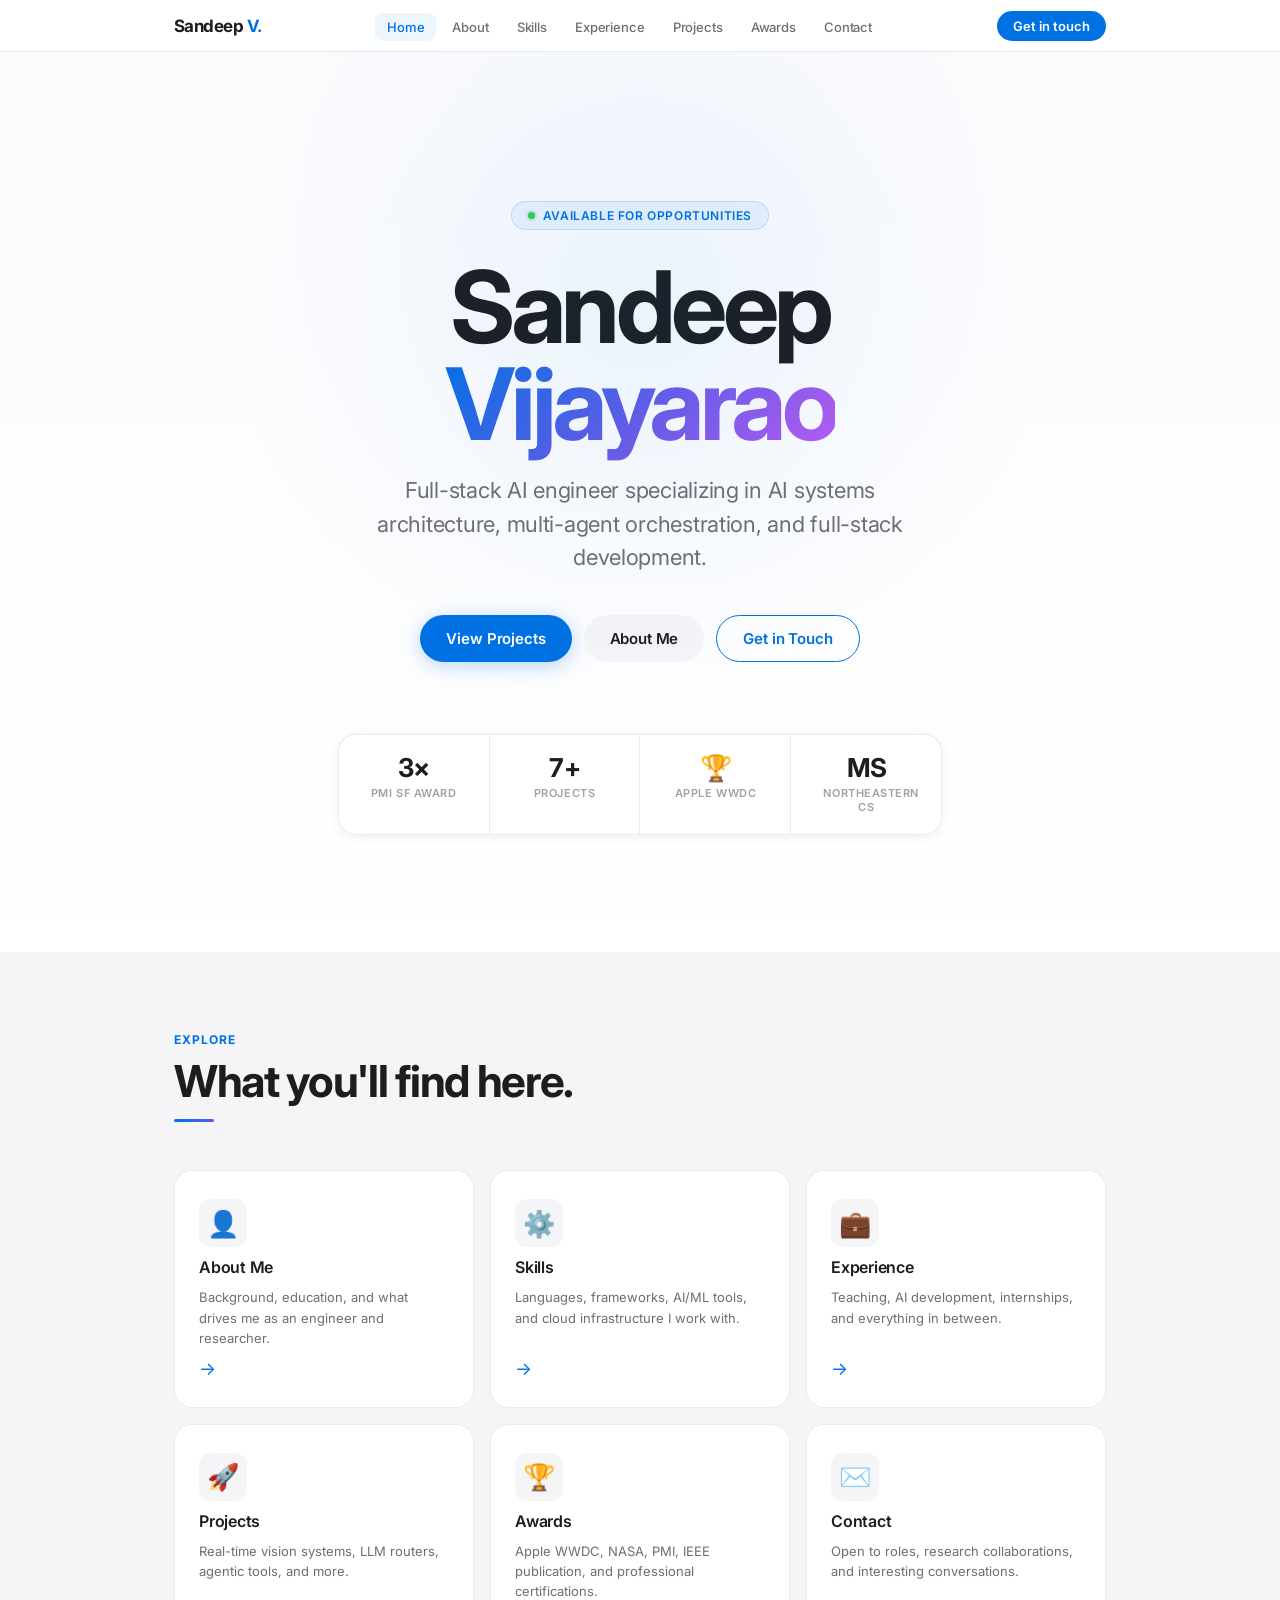
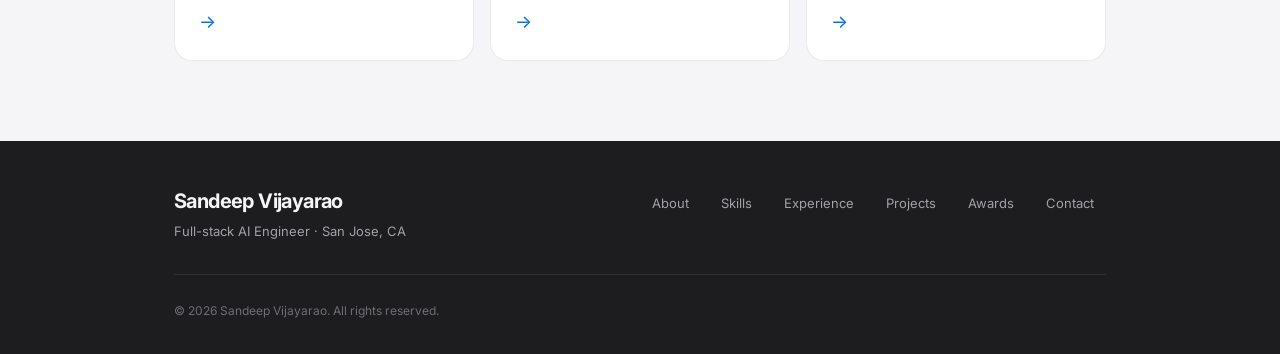
<file: index.html>
<!DOCTYPE html>
<html lang="en">
<head>
  <meta charset="UTF-8" />
  <meta name="viewport" content="width=device-width, initial-scale=1.0" />
  <title>Sandeep Vijayarao — AI Engineer</title>
  <meta name="description" content="Full-stack AI engineer specializing in AI systems architecture, multi-agent orchestration, and full-stack development. MS CS at Northeastern University." />
  <link rel="preconnect" href="https://fonts.googleapis.com" />
  <link rel="preconnect" href="https://fonts.gstatic.com" crossorigin />
  <link href="https://fonts.googleapis.com/css2?family=Inter:wght@300;400;500;600;700&display=swap" rel="stylesheet" />
  <link rel="stylesheet" href="style.css" />
</head>
<body>

  <!-- NAV -->
  <header class="nav" role="banner">
    <div class="nav__inner">
      <a class="nav__logo" href="index.html">Sandeep <span>V.</span></a>
      <nav aria-label="Primary">
        <ul class="nav__links">
          <li><a href="index.html">Home</a></li>
          <li><a href="about.html">About</a></li>
          <li><a href="skills.html">Skills</a></li>
          <li><a href="experience.html">Experience</a></li>
          <li><a href="projects.html">Projects</a></li>
          <li><a href="awards.html">Awards</a></li>
          <li><a href="contact.html">Contact</a></li>
        </ul>
      </nav>
      <a class="nav__cta" href="contact.html">Get in touch</a>
      <button class="nav__burger" aria-label="Toggle menu" aria-expanded="false">
        <span></span><span></span><span></span>
      </button>
    </div>
    <nav class="nav__drawer" aria-label="Mobile">
      <a href="index.html">Home</a>
      <a href="about.html">About</a>
      <a href="skills.html">Skills</a>
      <a href="experience.html">Experience</a>
      <a href="projects.html">Projects</a>
      <a href="awards.html">Awards</a>
      <a href="contact.html">Contact</a>
      <a class="nav__cta" href="contact.html">Get in touch</a>
    </nav>
  </header>

  <!-- HERO -->
  <main class="page">
    <section class="hero" aria-label="Introduction">
      <div class="hero__badge">
        <span class="hero__badge-dot"></span>
        Available for opportunities
      </div>
      <h1 class="hero__name">
        Sandeep<br />
        <span class="hero__name-grad">Vijayarao</span>
      </h1>
      <p class="hero__subtitle">
        Full-stack AI engineer specializing in AI systems architecture,
        multi-agent orchestration, and full-stack development.
      </p>
      <div class="hero__actions">
        <a class="btn btn--primary" href="projects.html">View Projects</a>
        <a class="btn btn--secondary" href="about.html">About Me</a>
        <a class="btn btn--outline" href="contact.html">Get in Touch</a>
      </div>
      <div class="hero__stats" role="list">
        <div class="hero__stat" role="listitem">
          <div class="hero__stat-value">3×</div>
          <div class="hero__stat-label">PMI SF Award</div>
        </div>
        <div class="hero__stat" role="listitem">
          <div class="hero__stat-value">7+</div>
          <div class="hero__stat-label">Projects</div>
        </div>
        <div class="hero__stat" role="listitem">
          <div class="hero__stat-value">🏆</div>
          <div class="hero__stat-label">Apple WWDC</div>
        </div>
        <div class="hero__stat" role="listitem">
          <div class="hero__stat-value">MS</div>
          <div class="hero__stat-label">Northeastern CS</div>
        </div>
      </div>
    </section>

    <!-- QUICK NAV -->
    <section class="section section--alt">
      <div class="container">
        <div class="reveal">
          <p class="section__label">Explore</p>
          <h2 class="section__title">What you'll find here.</h2>
          <div class="divider"></div>
        </div>
        <div class="home-nav reveal-group">
          <a class="home-nav__card" href="about.html">
            <div class="home-nav__icon">👤</div>
            <div class="home-nav__title">About Me</div>
            <p class="home-nav__desc">Background, education, and what drives me as an engineer and researcher.</p>
            <div class="home-nav__arrow">→</div>
          </a>
          <a class="home-nav__card" href="skills.html">
            <div class="home-nav__icon">⚙️</div>
            <div class="home-nav__title">Skills</div>
            <p class="home-nav__desc">Languages, frameworks, AI/ML tools, and cloud infrastructure I work with.</p>
            <div class="home-nav__arrow">→</div>
          </a>
          <a class="home-nav__card" href="experience.html">
            <div class="home-nav__icon">💼</div>
            <div class="home-nav__title">Experience</div>
            <p class="home-nav__desc">Teaching, AI development, internships, and everything in between.</p>
            <div class="home-nav__arrow">→</div>
          </a>
          <a class="home-nav__card" href="projects.html">
            <div class="home-nav__icon">🚀</div>
            <div class="home-nav__title">Projects</div>
            <p class="home-nav__desc">Real-time vision systems, LLM routers, agentic tools, and more.</p>
            <div class="home-nav__arrow">→</div>
          </a>
          <a class="home-nav__card" href="awards.html">
            <div class="home-nav__icon">🏆</div>
            <div class="home-nav__title">Awards</div>
            <p class="home-nav__desc">Apple WWDC, NASA, PMI, IEEE publication, and professional certifications.</p>
            <div class="home-nav__arrow">→</div>
          </a>
          <a class="home-nav__card" href="contact.html">
            <div class="home-nav__icon">✉️</div>
            <div class="home-nav__title">Contact</div>
            <p class="home-nav__desc">Open to roles, research collaborations, and interesting conversations.</p>
            <div class="home-nav__arrow">→</div>
          </a>
        </div>
      </div>
    </section>
  </main>

  <!-- FOOTER -->
  <footer class="footer">
    <div class="container">
      <div class="footer__inner">
        <div>
          <div class="footer__brand">Sandeep Vijayarao</div>
          <div class="footer__tagline">Full-stack AI Engineer &middot; San Jose, CA</div>
        </div>
        <nav class="footer__links" aria-label="Footer">
          <a href="about.html">About</a>
          <a href="skills.html">Skills</a>
          <a href="experience.html">Experience</a>
          <a href="projects.html">Projects</a>
          <a href="awards.html">Awards</a>
          <a href="contact.html">Contact</a>
        </nav>
      </div>
      <div class="footer__copy">&copy; 2026 Sandeep Vijayarao. All rights reserved.</div>
    </div>
  </footer>

  <script src="main.js"></script>
</body>
</html>
</file>
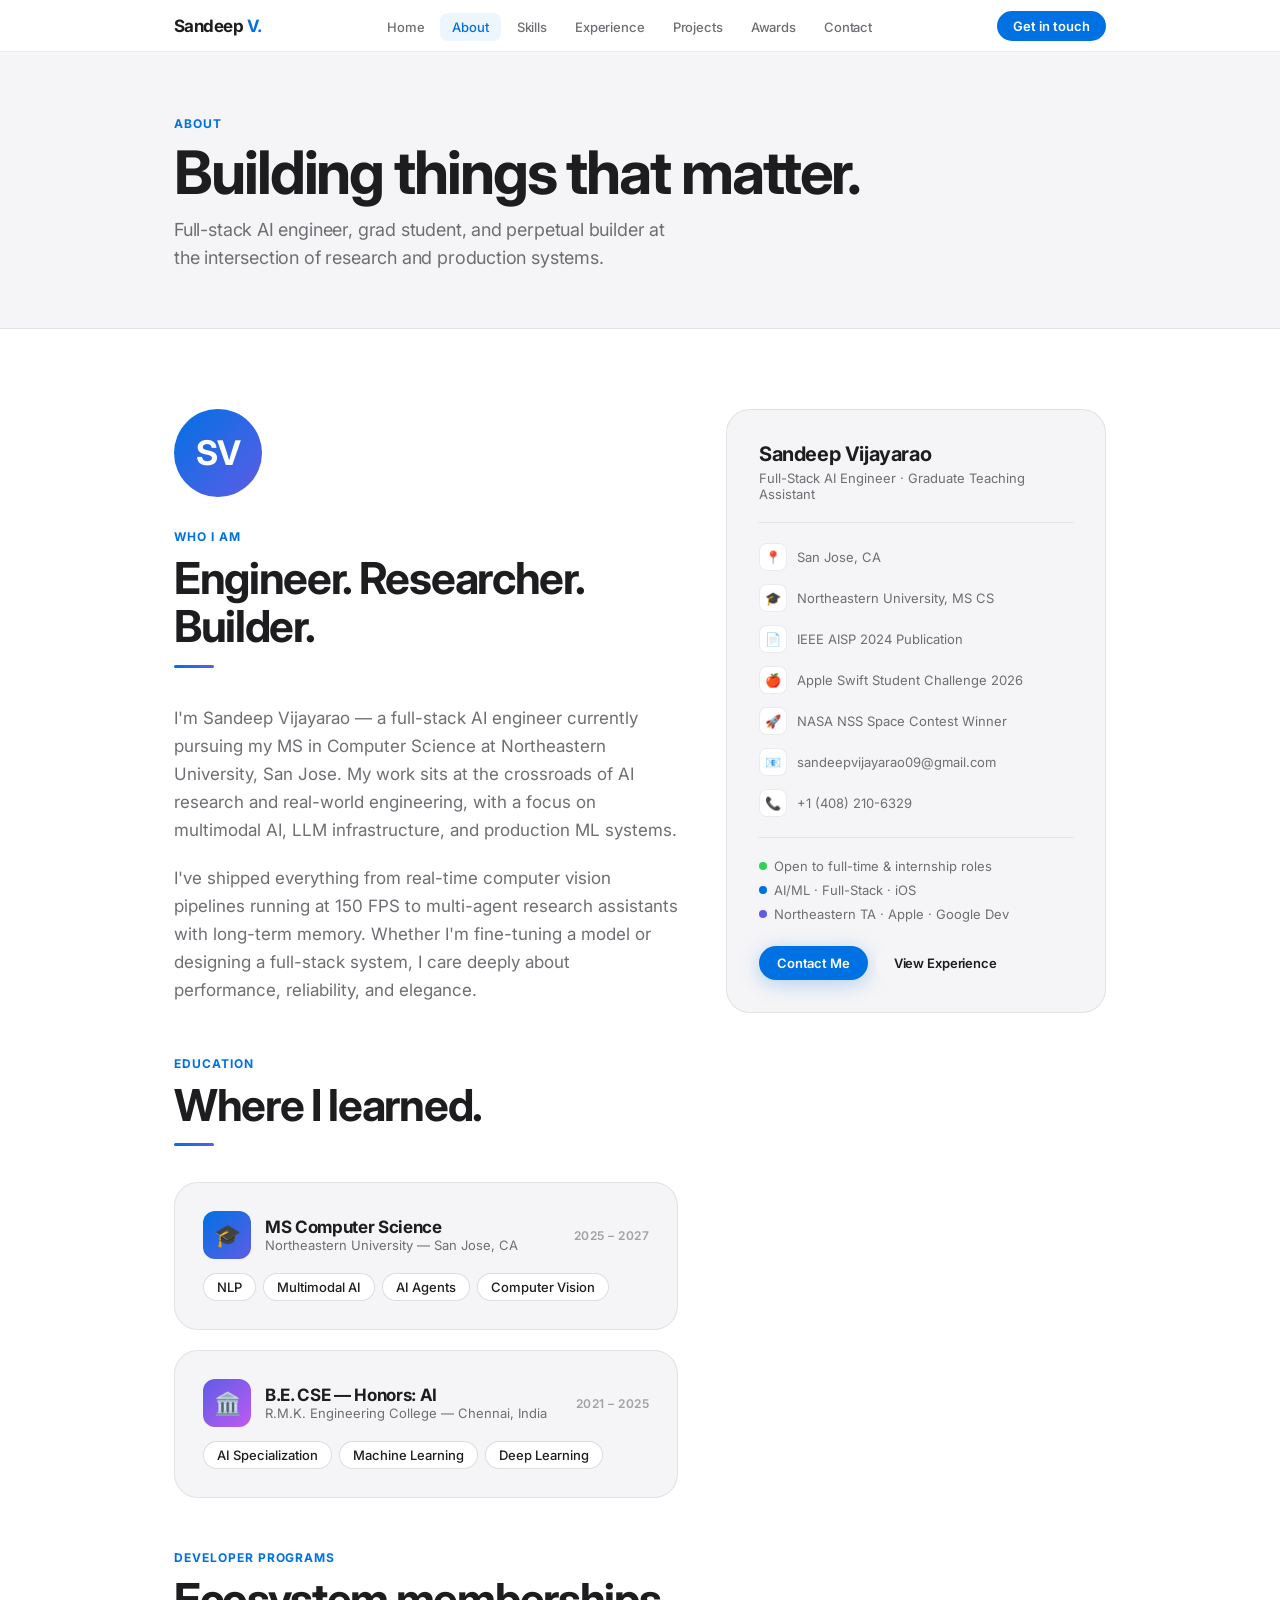
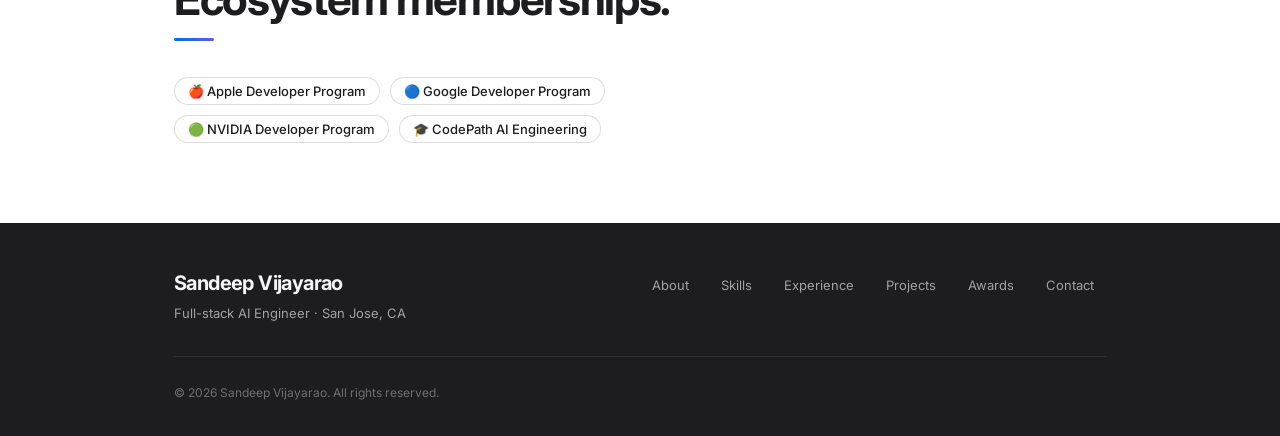
<file: about.html>
<!DOCTYPE html>
<html lang="en">
<head>
  <meta charset="UTF-8" />
  <meta name="viewport" content="width=device-width, initial-scale=1.0" />
  <title>About — Sandeep Vijayarao</title>
  <meta name="description" content="Learn about Sandeep Vijayarao — full-stack AI engineer, MS Computer Science student at Northeastern University, Apple Swift Student Challenge winner." />
  <link rel="preconnect" href="https://fonts.googleapis.com" />
  <link rel="preconnect" href="https://fonts.gstatic.com" crossorigin />
  <link href="https://fonts.googleapis.com/css2?family=Inter:wght@300;400;500;600;700&display=swap" rel="stylesheet" />
  <link rel="stylesheet" href="style.css" />
</head>
<body>

  <header class="nav">
    <div class="nav__inner">
      <a class="nav__logo" href="index.html">Sandeep <span>V.</span></a>
      <nav aria-label="Primary">
        <ul class="nav__links">
          <li><a href="index.html">Home</a></li>
          <li><a href="about.html">About</a></li>
          <li><a href="skills.html">Skills</a></li>
          <li><a href="experience.html">Experience</a></li>
          <li><a href="projects.html">Projects</a></li>
          <li><a href="awards.html">Awards</a></li>
          <li><a href="contact.html">Contact</a></li>
        </ul>
      </nav>
      <a class="nav__cta" href="contact.html">Get in touch</a>
      <button class="nav__burger" aria-label="Toggle menu" aria-expanded="false">
        <span></span><span></span><span></span>
      </button>
    </div>
    <nav class="nav__drawer" aria-label="Mobile">
      <a href="index.html">Home</a>
      <a href="about.html">About</a>
      <a href="skills.html">Skills</a>
      <a href="experience.html">Experience</a>
      <a href="projects.html">Projects</a>
      <a href="awards.html">Awards</a>
      <a href="contact.html">Contact</a>
      <a class="nav__cta" href="contact.html">Get in touch</a>
    </nav>
  </header>

  <main class="page">
    <div class="page-hero">
      <div class="container">
        <p class="page-hero__eyebrow">About</p>
        <h1 class="page-hero__title">Building things that matter.</h1>
        <p class="page-hero__sub">Full-stack AI engineer, grad student, and perpetual builder at the intersection of research and production systems.</p>
      </div>
    </div>

    <section class="section">
      <div class="container">
        <div class="about-grid">

          <!-- Left: content -->
          <div>
            <div class="reveal">
              <div class="about-avatar-wrap">
                <div class="about-avatar">SV</div>
              </div>
              <p class="section__label">Who I am</p>
              <h2 class="section__title">Engineer. Researcher. Builder.</h2>
              <div class="divider"></div>
              <p class="section__body">
                I'm Sandeep Vijayarao — a full-stack AI engineer currently pursuing my MS in Computer Science at Northeastern University, San Jose. My work sits at the crossroads of AI research and real-world engineering, with a focus on multimodal AI, LLM infrastructure, and production ML systems.
              </p>
              <br />
              <p class="section__body">
                I've shipped everything from real-time computer vision pipelines running at 150 FPS to multi-agent research assistants with long-term memory. Whether I'm fine-tuning a model or designing a full-stack system, I care deeply about performance, reliability, and elegance.
              </p>
            </div>

            <div class="reveal" style="margin-top: 52px;">
              <p class="section__label">Education</p>
              <h2 class="section__title">Where I learned.</h2>
              <div class="divider"></div>

              <div style="display:flex; flex-direction:column; gap:20px;">
                <div class="card card--flat" style="padding:28px; background:var(--bg-secondary);">
                  <div style="display:flex; align-items:center; gap:14px; margin-bottom:14px;">
                    <div style="width:48px;height:48px;border-radius:12px;background:linear-gradient(135deg,#0071e3,#5e5ce6);display:flex;align-items:center;justify-content:center;font-size:22px;flex-shrink:0;">🎓</div>
                    <div>
                      <div style="font-size:17px;font-weight:700;letter-spacing:-0.02em;">MS Computer Science</div>
                      <div style="font-size:13px;color:var(--text-secondary);">Northeastern University &mdash; San Jose, CA</div>
                    </div>
                    <div style="margin-left:auto;font-size:12px;font-weight:600;color:var(--text-tertiary);text-transform:uppercase;letter-spacing:0.04em;">2025 – 2027</div>
                  </div>
                  <div style="display:flex;flex-wrap:wrap;gap:7px;">
                    <span class="pill">NLP</span>
                    <span class="pill">Multimodal AI</span>
                    <span class="pill">AI Agents</span>
                    <span class="pill">Computer Vision</span>
                  </div>
                </div>

                <div class="card card--flat" style="padding:28px; background:var(--bg-secondary);">
                  <div style="display:flex; align-items:center; gap:14px; margin-bottom:14px;">
                    <div style="width:48px;height:48px;border-radius:12px;background:linear-gradient(135deg,#5e5ce6,#bf5af2);display:flex;align-items:center;justify-content:center;font-size:22px;flex-shrink:0;">🏛️</div>
                    <div>
                      <div style="font-size:17px;font-weight:700;letter-spacing:-0.02em;">B.E. CSE &mdash; Honors: AI</div>
                      <div style="font-size:13px;color:var(--text-secondary);">R.M.K. Engineering College &mdash; Chennai, India</div>
                    </div>
                    <div style="margin-left:auto;font-size:12px;font-weight:600;color:var(--text-tertiary);text-transform:uppercase;letter-spacing:0.04em;">2021 – 2025</div>
                  </div>
                  <div style="display:flex;flex-wrap:wrap;gap:7px;">
                    <span class="pill">AI Specialization</span>
                    <span class="pill">Machine Learning</span>
                    <span class="pill">Deep Learning</span>
                  </div>
                </div>
              </div>
            </div>

            <div class="reveal" style="margin-top:52px;">
              <p class="section__label">Developer Programs</p>
              <h2 class="section__title">Ecosystem memberships.</h2>
              <div class="divider"></div>
              <div style="display:flex; flex-wrap:wrap; gap:10px;">
                <span class="pill">🍎 Apple Developer Program</span>
                <span class="pill">🔵 Google Developer Program</span>
                <span class="pill">🟢 NVIDIA Developer Program</span>
                <span class="pill">🎓 CodePath AI Engineering</span>
              </div>
            </div>
          </div>

          <!-- Right: sticky card -->
          <div>
            <div class="about-card reveal">
              <div class="about-card__name">Sandeep Vijayarao</div>
              <div class="about-card__role">Full-Stack AI Engineer &middot; Graduate Teaching Assistant</div>

              <div class="about-card__list">
                <div class="about-card__item">
                  <div class="about-card__item-icon">📍</div>
                  San Jose, CA
                </div>
                <div class="about-card__item">
                  <div class="about-card__item-icon">🎓</div>
                  Northeastern University, MS CS
                </div>
                <div class="about-card__item">
                  <div class="about-card__item-icon">📄</div>
                  IEEE AISP 2024 Publication
                </div>
                <div class="about-card__item">
                  <div class="about-card__item-icon">🍎</div>
                  Apple Swift Student Challenge 2026
                </div>
                <div class="about-card__item">
                  <div class="about-card__item-icon">🚀</div>
                  NASA NSS Space Contest Winner
                </div>
                <div class="about-card__item">
                  <div class="about-card__item-icon">📧</div>
                  sandeepvijayarao09@gmail.com
                </div>
                <div class="about-card__item">
                  <div class="about-card__item-icon">📞</div>
                  +1 (408) 210-6329
                </div>
              </div>

              <div class="about-card__footer">
                <div class="about-status">
                  <span class="status-dot" style="background:#30d158;"></span>
                  Open to full-time &amp; internship roles
                </div>
                <div class="about-status">
                  <span class="status-dot" style="background:var(--accent);"></span>
                  AI/ML &middot; Full-Stack &middot; iOS
                </div>
                <div class="about-status">
                  <span class="status-dot" style="background:#5e5ce6;"></span>
                  Northeastern TA &middot; Apple &middot; Google Dev
                </div>
              </div>

              <div style="margin-top:24px; display:flex; gap:8px; flex-wrap:wrap;">
                <a class="btn btn--primary btn--sm" href="contact.html">Contact Me</a>
                <a class="btn btn--secondary btn--sm" href="experience.html">View Experience</a>
              </div>
            </div>
          </div>

        </div>
      </div>
    </section>
  </main>

  <footer class="footer">
    <div class="container">
      <div class="footer__inner">
        <div>
          <div class="footer__brand">Sandeep Vijayarao</div>
          <div class="footer__tagline">Full-stack AI Engineer &middot; San Jose, CA</div>
        </div>
        <nav class="footer__links" aria-label="Footer">
          <a href="about.html">About</a>
          <a href="skills.html">Skills</a>
          <a href="experience.html">Experience</a>
          <a href="projects.html">Projects</a>
          <a href="awards.html">Awards</a>
          <a href="contact.html">Contact</a>
        </nav>
      </div>
      <div class="footer__copy">&copy; 2026 Sandeep Vijayarao. All rights reserved.</div>
    </div>
  </footer>

  <script src="main.js"></script>
</body>
</html>
</file>
<file: style.css>
/* ============================================================
   ROOT & RESET
   ============================================================ */
*, *::before, *::after { box-sizing: border-box; margin: 0; padding: 0; }

:root {
  --bg:             #ffffff;
  --bg-secondary:   #f5f5f7;
  --bg-tertiary:    #fbfbfd;
  --text-primary:   #1d1d1f;
  --text-secondary: #6e6e73;
  --text-tertiary:  #a1a1a6;
  --accent:         #0071e3;
  --accent-hover:   #0077ed;
  --accent-dark:    #005bbf;
  --border:         rgba(0,0,0,0.08);
  --border-strong:  rgba(0,0,0,0.13);
  --shadow-xs:      0 1px 4px rgba(0,0,0,0.05);
  --shadow-sm:      0 2px 12px rgba(0,0,0,0.06);
  --shadow-md:      0 8px 40px rgba(0,0,0,0.10);
  --shadow-lg:      0 20px 60px rgba(0,0,0,0.13);
  --radius-sm:      12px;
  --radius-md:      18px;
  --radius-lg:      24px;
  --nav-h:          52px;
  --max-w:          980px;
  --font: "Inter", -apple-system, BlinkMacSystemFont, "SF Pro Display", "Segoe UI", sans-serif;
  --transition: 0.22s ease;
}

html {
  scroll-behavior: smooth;
  -webkit-font-smoothing: antialiased;
  -moz-osx-font-smoothing: grayscale;
}

body {
  font-family: var(--font);
  background: var(--bg);
  color: var(--text-primary);
  overflow-x: hidden;
  min-height: 100vh;
}

img { display: block; max-width: 100%; }
a { color: inherit; text-decoration: none; }
ul, ol { list-style: none; }

/* ============================================================
   NAV
   ============================================================ */
.nav {
  position: fixed;
  top: 0; left: 0; right: 0;
  z-index: 200;
  height: var(--nav-h);
  background: rgba(255,255,255,0.76);
  backdrop-filter: saturate(180%) blur(24px);
  -webkit-backdrop-filter: saturate(180%) blur(24px);
  border-bottom: 1px solid var(--border);
}

.nav__inner {
  max-width: var(--max-w);
  margin: 0 auto;
  height: 100%;
  display: flex;
  align-items: center;
  justify-content: space-between;
  padding: 0 24px;
}

.nav__logo {
  font-size: 17px;
  font-weight: 700;
  color: var(--text-primary);
  letter-spacing: -0.03em;
  flex-shrink: 0;
}

.nav__logo span { color: var(--accent); }

.nav__links {
  display: flex;
  gap: 4px;
}

.nav__links a {
  font-size: 13px;
  font-weight: 500;
  color: var(--text-secondary);
  padding: 6px 12px;
  border-radius: 8px;
  transition: color var(--transition), background var(--transition);
  letter-spacing: -0.01em;
  white-space: nowrap;
}

.nav__links a:hover   { color: var(--text-primary); background: var(--bg-secondary); }
.nav__links a.active  { color: var(--accent); background: rgba(0,113,227,0.07); }

.nav__cta {
  display: inline-flex;
  align-items: center;
  gap: 5px;
  font-size: 13px;
  font-weight: 600;
  color: #fff;
  background: var(--accent);
  padding: 7px 16px;
  border-radius: 100px;
  transition: background var(--transition), transform var(--transition), box-shadow var(--transition);
  white-space: nowrap;
  flex-shrink: 0;
}

.nav__cta:hover {
  background: var(--accent-hover);
  transform: translateY(-1px);
  box-shadow: 0 4px 16px rgba(0,113,227,0.30);
}

/* Hamburger */
.nav__burger {
  display: none;
  flex-direction: column;
  gap: 5px;
  cursor: pointer;
  padding: 4px;
  border: none;
  background: none;
}

.nav__burger span {
  display: block;
  width: 22px;
  height: 2px;
  background: var(--text-primary);
  border-radius: 2px;
  transition: transform var(--transition), opacity var(--transition);
}

/* Mobile drawer */
.nav__drawer {
  display: none;
  position: fixed;
  top: var(--nav-h);
  left: 0; right: 0;
  background: rgba(255,255,255,0.97);
  backdrop-filter: blur(24px);
  border-bottom: 1px solid var(--border);
  padding: 16px 24px 20px;
  z-index: 199;
  flex-direction: column;
  gap: 4px;
  box-shadow: var(--shadow-md);
}

.nav__drawer a {
  font-size: 15px;
  font-weight: 500;
  color: var(--text-secondary);
  padding: 10px 12px;
  border-radius: 10px;
  transition: color var(--transition), background var(--transition);
}

.nav__drawer a:hover  { color: var(--text-primary); background: var(--bg-secondary); }
.nav__drawer a.active { color: var(--accent); background: rgba(0,113,227,0.07); }
.nav__drawer .nav__cta { margin-top: 8px; justify-content: center; }

/* Open state */
.nav--open .nav__drawer { display: flex; }
.nav--open .nav__burger span:nth-child(1) { transform: translateY(7px) rotate(45deg); }
.nav--open .nav__burger span:nth-child(2) { opacity: 0; }
.nav--open .nav__burger span:nth-child(3) { transform: translateY(-7px) rotate(-45deg); }

/* ============================================================
   PAGE WRAPPER
   ============================================================ */
.page {
  padding-top: var(--nav-h);
  min-height: 100vh;
}

.container {
  max-width: var(--max-w);
  margin: 0 auto;
  padding: 0 24px;
}

/* ============================================================
   PAGE HERO (shared banner for inner pages)
   ============================================================ */
.page-hero {
  background: var(--bg-secondary);
  padding: 64px 0 56px;
  border-bottom: 1px solid var(--border);
}

.page-hero__eyebrow {
  font-size: 12px;
  font-weight: 700;
  text-transform: uppercase;
  letter-spacing: 0.08em;
  color: var(--accent);
  margin-bottom: 10px;
}

.page-hero__title {
  font-size: clamp(36px, 5vw, 60px);
  font-weight: 700;
  letter-spacing: -0.035em;
  line-height: 1.05;
  color: var(--text-primary);
}

.page-hero__sub {
  font-size: 18px;
  color: var(--text-secondary);
  margin-top: 12px;
  max-width: 520px;
  line-height: 1.55;
  letter-spacing: -0.01em;
}

/* ============================================================
   SECTION UTILITIES
   ============================================================ */
.section { padding: 80px 0; }
.section--alt { background: var(--bg-secondary); }
.section--dark { background: #1d1d1f; color: #f5f5f7; }

.section__label {
  font-size: 12px;
  font-weight: 700;
  text-transform: uppercase;
  letter-spacing: 0.08em;
  color: var(--accent);
  margin-bottom: 10px;
}

.section__dark .section__label { color: #5e5ce6; }

.section__title {
  font-size: clamp(28px, 4vw, 44px);
  font-weight: 700;
  letter-spacing: -0.03em;
  line-height: 1.1;
  margin-bottom: 12px;
}

.section__body {
  font-size: 17px;
  color: var(--text-secondary);
  line-height: 1.65;
  max-width: 600px;
}

.divider {
  width: 40px; height: 3px;
  background: linear-gradient(90deg, var(--accent), #5e5ce6);
  border-radius: 2px;
  margin: 14px 0 36px;
}

.divider--center { margin-left: auto; margin-right: auto; }
.divider--purple { background: linear-gradient(90deg, #5e5ce6, #bf5af2); }

/* ============================================================
   BUTTONS
   ============================================================ */
.btn {
  display: inline-flex;
  align-items: center;
  gap: 7px;
  font-size: 15px;
  font-weight: 600;
  border-radius: 100px;
  padding: 13px 26px;
  text-decoration: none;
  transition: background var(--transition), transform var(--transition), box-shadow var(--transition);
  cursor: pointer;
  border: none;
  letter-spacing: -0.01em;
}

.btn--primary {
  background: var(--accent);
  color: #fff;
  box-shadow: 0 4px 20px rgba(0,113,227,0.28);
}

.btn--primary:hover {
  background: var(--accent-hover);
  transform: translateY(-2px);
  box-shadow: 0 6px 28px rgba(0,113,227,0.38);
}

.btn--secondary {
  background: var(--bg-secondary);
  color: var(--text-primary);
}

.btn--secondary:hover {
  background: #e8e8ed;
  transform: translateY(-2px);
}

.btn--outline {
  background: transparent;
  color: var(--accent);
  border: 1.5px solid var(--accent);
}

.btn--outline:hover {
  background: rgba(0,113,227,0.06);
  transform: translateY(-2px);
}

.btn--sm { font-size: 13px; padding: 9px 18px; }

/* ============================================================
   CARDS
   ============================================================ */
.card {
  background: var(--bg);
  border-radius: var(--radius-lg);
  border: 1px solid var(--border);
  box-shadow: var(--shadow-sm);
  transition: transform var(--transition), box-shadow var(--transition);
}

.card:hover {
  transform: translateY(-4px);
  box-shadow: var(--shadow-lg);
}

.card--flat { box-shadow: none; }
.card--flat:hover { box-shadow: var(--shadow-md); }

.card--dark {
  background: rgba(255,255,255,0.04);
  border-color: rgba(255,255,255,0.10);
}

.card--dark:hover { background: rgba(255,255,255,0.07); }

/* ============================================================
   TAGS / PILLS
   ============================================================ */
.tag {
  display: inline-block;
  font-size: 11px;
  font-weight: 700;
  text-transform: uppercase;
  letter-spacing: 0.04em;
  padding: 3px 10px;
  border-radius: 100px;
}

.tag--blue   { background: rgba(0,113,227,0.10);  color: #0055b8; }
.tag--purple { background: rgba(94,92,230,0.10);  color: #4846b8; }
.tag--green  { background: rgba(48,209,88,0.12);  color: #1a7a3a; }
.tag--orange { background: rgba(255,159,10,0.12); color: #955a00; }
.tag--red    { background: rgba(255,69,58,0.10);  color: #b52b22; }
.tag--indigo { background: rgba(191,90,242,0.10); color: #7d35a8; }

.pill {
  display: inline-block;
  font-size: 13px;
  font-weight: 500;
  color: var(--text-primary);
  background: var(--bg);
  border: 1px solid var(--border-strong);
  padding: 5px 13px;
  border-radius: 100px;
}

/* ============================================================
   REVEAL ANIMATION
   ============================================================ */
.reveal {
  opacity: 0;
  transform: translateY(20px);
  transition: opacity 0.55s ease, transform 0.55s ease;
}

.reveal.visible { opacity: 1; transform: none; }

/* stagger children */
.reveal-group > * {
  opacity: 0;
  transform: translateY(20px);
  transition: opacity 0.5s ease, transform 0.5s ease;
}

.reveal-group.visible > *:nth-child(1) { opacity:1; transform:none; transition-delay:0.05s; }
.reveal-group.visible > *:nth-child(2) { opacity:1; transform:none; transition-delay:0.12s; }
.reveal-group.visible > *:nth-child(3) { opacity:1; transform:none; transition-delay:0.19s; }
.reveal-group.visible > *:nth-child(4) { opacity:1; transform:none; transition-delay:0.26s; }
.reveal-group.visible > *:nth-child(5) { opacity:1; transform:none; transition-delay:0.33s; }
.reveal-group.visible > *:nth-child(6) { opacity:1; transform:none; transition-delay:0.40s; }
.reveal-group.visible > *:nth-child(7) { opacity:1; transform:none; transition-delay:0.47s; }

/* ============================================================
   FOOTER
   ============================================================ */
.footer {
  background: #1d1d1f;
  color: #a1a1a6;
  padding: 48px 0 36px;
}

.footer__inner {
  display: grid;
  grid-template-columns: 1fr auto;
  gap: 32px;
  align-items: start;
  padding-bottom: 32px;
  border-bottom: 1px solid rgba(255,255,255,0.08);
  margin-bottom: 28px;
}

.footer__brand { font-size: 20px; font-weight: 700; color: #f5f5f7; letter-spacing: -0.03em; margin-bottom: 8px; }
.footer__tagline { font-size: 13px; color: #a1a1a6; max-width: 280px; line-height: 1.6; }

.footer__links {
  display: flex;
  gap: 8px;
  flex-wrap: wrap;
  justify-content: flex-end;
}

.footer__links a {
  font-size: 13px;
  color: #a1a1a6;
  padding: 6px 12px;
  border-radius: 8px;
  transition: color var(--transition), background var(--transition);
}

.footer__links a:hover { color: #f5f5f7; background: rgba(255,255,255,0.06); }

.footer__copy { font-size: 12px; color: #6e6e73; }

/* ============================================================
   ---- HOME PAGE ----
   ============================================================ */

/* Hero */
.hero {
  min-height: 100svh;
  display: flex;
  flex-direction: column;
  align-items: center;
  justify-content: center;
  text-align: center;
  padding: calc(var(--nav-h) + 60px) 24px 80px;
  background: linear-gradient(180deg, #fbfbfd 0%, #ffffff 100%);
  position: relative;
  overflow: hidden;
}

.hero::before {
  content: "";
  position: absolute;
  top: -180px; left: 50%;
  transform: translateX(-50%);
  width: 860px; height: 860px;
  background: radial-gradient(circle, rgba(0,113,227,0.065) 0%, transparent 68%);
  pointer-events: none;
}

.hero__badge {
  display: inline-flex;
  align-items: center;
  gap: 8px;
  font-size: 12px;
  font-weight: 600;
  color: var(--accent);
  letter-spacing: 0.05em;
  text-transform: uppercase;
  margin-bottom: 28px;
  padding: 6px 16px;
  background: rgba(0,113,227,0.07);
  border-radius: 100px;
  border: 1px solid rgba(0,113,227,0.16);
}

.hero__badge-dot {
  width: 7px; height: 7px;
  background: #30d158;
  border-radius: 50%;
  flex-shrink: 0;
  box-shadow: 0 0 0 2px rgba(48,209,88,0.2);
  animation: pulse 2s infinite;
}

@keyframes pulse {
  0%, 100% { box-shadow: 0 0 0 2px rgba(48,209,88,0.2); }
  50%       { box-shadow: 0 0 0 6px rgba(48,209,88,0.0); }
}

.hero__name {
  font-size: clamp(54px, 9vw, 100px);
  font-weight: 700;
  letter-spacing: -0.045em;
  line-height: 0.97;
  color: var(--text-primary);
  margin-bottom: 22px;
}

.hero__name-grad {
  background: linear-gradient(135deg, #0071e3 0%, #5e5ce6 48%, #bf5af2 100%);
  -webkit-background-clip: text;
  -webkit-text-fill-color: transparent;
  background-clip: text;
}

.hero__subtitle {
  font-size: clamp(17px, 2.4vw, 22px);
  color: var(--text-secondary);
  max-width: 540px;
  line-height: 1.52;
  letter-spacing: -0.012em;
  margin-bottom: 40px;
}

.hero__actions {
  display: flex;
  gap: 12px;
  flex-wrap: wrap;
  justify-content: center;
  margin-bottom: 72px;
}

.hero__stats {
  display: flex;
  gap: 0;
  border: 1px solid var(--border);
  border-radius: var(--radius-md);
  overflow: hidden;
  background: var(--bg);
  box-shadow: var(--shadow-sm);
}

.hero__stat {
  padding: 20px 32px;
  text-align: center;
  border-right: 1px solid var(--border);
  flex: 1;
  min-width: 100px;
}

.hero__stat:last-child { border-right: none; }

.hero__stat-value {
  font-size: 26px;
  font-weight: 700;
  letter-spacing: -0.03em;
  color: var(--text-primary);
  line-height: 1;
}

.hero__stat-label {
  font-size: 11px;
  font-weight: 600;
  text-transform: uppercase;
  letter-spacing: 0.05em;
  color: var(--text-tertiary);
  margin-top: 5px;
}

/* Quick nav cards on home */
.home-nav {
  display: grid;
  grid-template-columns: repeat(3, 1fr);
  gap: 16px;
  margin-top: 48px;
}

.home-nav__card {
  background: var(--bg);
  border: 1px solid var(--border);
  border-radius: var(--radius-md);
  padding: 28px 24px;
  display: flex;
  flex-direction: column;
  gap: 10px;
  transition: transform var(--transition), box-shadow var(--transition), border-color var(--transition);
}

.home-nav__card:hover {
  transform: translateY(-4px);
  box-shadow: var(--shadow-md);
  border-color: rgba(0,113,227,0.2);
}

.home-nav__icon {
  font-size: 26px;
  width: 48px; height: 48px;
  display: flex;
  align-items: center;
  justify-content: center;
  border-radius: 12px;
  background: var(--bg-secondary);
}

.home-nav__title {
  font-size: 16px;
  font-weight: 600;
  letter-spacing: -0.015em;
}

.home-nav__desc {
  font-size: 13px;
  color: var(--text-secondary);
  line-height: 1.55;
}

.home-nav__arrow {
  font-size: 18px;
  color: var(--accent);
  margin-top: auto;
}

/* ============================================================
   ---- ABOUT PAGE ----
   ============================================================ */
.about-grid {
  display: grid;
  grid-template-columns: 1fr 380px;
  gap: 48px;
  align-items: start;
}

.about-avatar-wrap {
  position: relative;
  margin-bottom: 32px;
}

.about-avatar {
  width: 88px; height: 88px;
  background: linear-gradient(135deg, #0071e3, #5e5ce6);
  border-radius: 50%;
  display: flex;
  align-items: center;
  justify-content: center;
  font-size: 34px;
  font-weight: 700;
  color: #fff;
  letter-spacing: -0.02em;
}

.about-card {
  background: var(--bg-secondary);
  border-radius: var(--radius-lg);
  padding: 32px;
  border: 1px solid var(--border);
  position: sticky;
  top: calc(var(--nav-h) + 24px);
}

.about-card__name {
  font-size: 20px;
  font-weight: 700;
  letter-spacing: -0.02em;
  margin-bottom: 4px;
}

.about-card__role {
  font-size: 13px;
  color: var(--text-secondary);
  margin-bottom: 20px;
  padding-bottom: 20px;
  border-bottom: 1px solid var(--border);
}

.about-card__list {
  display: flex;
  flex-direction: column;
  gap: 13px;
}

.about-card__item {
  display: flex;
  align-items: center;
  gap: 10px;
  font-size: 13px;
  color: var(--text-secondary);
}

.about-card__item-icon {
  width: 28px; height: 28px;
  background: var(--bg);
  border-radius: 8px;
  border: 1px solid var(--border);
  display: flex;
  align-items: center;
  justify-content: center;
  font-size: 13px;
  flex-shrink: 0;
}

.about-status {
  display: flex;
  align-items: center;
  gap: 7px;
  font-size: 13px;
  color: var(--text-secondary);
}

.status-dot {
  width: 8px; height: 8px;
  border-radius: 50%;
  flex-shrink: 0;
}

.about-card__footer {
  margin-top: 20px;
  padding-top: 20px;
  border-top: 1px solid var(--border);
  display: flex;
  flex-direction: column;
  gap: 8px;
}

/* ============================================================
   ---- SKILLS PAGE ----
   ============================================================ */
.skills-grid {
  display: grid;
  grid-template-columns: repeat(3, 1fr);
  gap: 16px;
}

.skill-card {
  background: var(--bg);
  border-radius: var(--radius-md);
  padding: 28px;
  border: 1px solid var(--border);
  transition: transform var(--transition), box-shadow var(--transition);
}

.skill-card:hover {
  transform: translateY(-4px);
  box-shadow: var(--shadow-md);
}

.skill-card__icon { font-size: 30px; margin-bottom: 14px; }

.skill-card__name {
  font-size: 11px;
  font-weight: 700;
  text-transform: uppercase;
  letter-spacing: 0.07em;
  color: var(--text-tertiary);
  margin-bottom: 14px;
}

.skill-card__tags { display: flex; flex-wrap: wrap; gap: 7px; }

/* proficiency bar */
.skill-bar { margin-top: 20px; padding-top: 20px; border-top: 1px solid var(--border); }

.skill-bar__item { margin-bottom: 14px; }
.skill-bar__item:last-child { margin-bottom: 0; }

.skill-bar__label {
  display: flex;
  justify-content: space-between;
  font-size: 13px;
  font-weight: 500;
  margin-bottom: 6px;
}

.skill-bar__label span:last-child { color: var(--text-tertiary); }

.skill-bar__track {
  height: 5px;
  background: var(--bg-secondary);
  border-radius: 100px;
  overflow: hidden;
}

.skill-bar__fill {
  height: 100%;
  background: linear-gradient(90deg, var(--accent), #5e5ce6);
  border-radius: 100px;
  width: 0;
  transition: width 1s cubic-bezier(0.16,1,0.3,1);
}

/* ============================================================
   ---- EXPERIENCE PAGE ----
   ============================================================ */
.exp-timeline {
  position: relative;
  padding-left: 28px;
}

.exp-timeline::before {
  content: "";
  position: absolute;
  left: 0; top: 8px; bottom: 0;
  width: 2px;
  background: linear-gradient(180deg, var(--accent) 0%, rgba(0,113,227,0.08) 100%);
  border-radius: 2px;
}

.exp-item {
  position: relative;
  padding-bottom: 44px;
}

.exp-item:last-child { padding-bottom: 0; }

.exp-item::before {
  content: "";
  position: absolute;
  left: -33px; top: 10px;
  width: 12px; height: 12px;
  background: var(--bg);
  border: 2.5px solid var(--accent);
  border-radius: 50%;
}

.exp-item__header {
  display: flex;
  align-items: flex-start;
  gap: 14px;
  margin-bottom: 10px;
}

.exp-item__logo {
  width: 44px; height: 44px;
  background: var(--bg-secondary);
  border-radius: 11px;
  border: 1px solid var(--border);
  display: flex;
  align-items: center;
  justify-content: center;
  font-size: 20px;
  flex-shrink: 0;
}

.exp-item__role {
  font-size: 18px;
  font-weight: 700;
  letter-spacing: -0.02em;
}

.exp-item__org {
  font-size: 14px;
  color: var(--text-secondary);
  margin-top: 2px;
}

.exp-item__date {
  margin-left: auto;
  font-size: 12px;
  font-weight: 600;
  color: var(--text-tertiary);
  white-space: nowrap;
  padding-top: 4px;
  text-transform: uppercase;
  letter-spacing: 0.04em;
}

.exp-item__desc {
  font-size: 15px;
  color: var(--text-secondary);
  line-height: 1.65;
  margin-top: 12px;
}

.exp-item__tags { display: flex; flex-wrap: wrap; gap: 6px; margin-top: 14px; }

/* ============================================================
   ---- PROJECTS PAGE ----
   ============================================================ */
.projects-grid {
  display: grid;
  grid-template-columns: repeat(auto-fill, minmax(300px, 1fr));
  gap: 20px;
}

.project-card {
  background: var(--bg);
  border-radius: var(--radius-lg);
  padding: 32px;
  border: 1px solid var(--border);
  box-shadow: var(--shadow-xs);
  transition: transform var(--transition), box-shadow var(--transition);
  display: flex;
  flex-direction: column;
}

.project-card:hover {
  transform: translateY(-6px);
  box-shadow: var(--shadow-lg);
}

.project-card__icon {
  width: 54px; height: 54px;
  border-radius: 14px;
  display: flex;
  align-items: center;
  justify-content: center;
  font-size: 26px;
  margin-bottom: 20px;
}

.project-card__title {
  font-size: 18px;
  font-weight: 700;
  letter-spacing: -0.02em;
  margin-bottom: 10px;
}

.project-card__desc {
  font-size: 14px;
  color: var(--text-secondary);
  line-height: 1.65;
  flex: 1;
  margin-bottom: 20px;
}

.project-card__footer {
  display: flex;
  align-items: center;
  justify-content: space-between;
}

.project-card__tags { display: flex; flex-wrap: wrap; gap: 6px; }

.project-card__link {
  font-size: 13px;
  font-weight: 600;
  color: var(--accent);
  transition: opacity var(--transition);
  white-space: nowrap;
}

.project-card__link:hover { opacity: 0.7; }

/* featured project */
.project-card--featured {
  grid-column: span 2;
  flex-direction: row;
  gap: 32px;
  align-items: center;
}

.project-card--featured .project-card__body { flex: 1; }

.project-card--featured .project-card__visual {
  width: 200px;
  flex-shrink: 0;
  height: 140px;
  border-radius: var(--radius-md);
  display: flex;
  align-items: center;
  justify-content: center;
  font-size: 64px;
}

/* ============================================================
   ---- AWARDS PAGE ----
   ============================================================ */
.awards-dark { background: #1d1d1f; }

.awards-grid {
  display: grid;
  grid-template-columns: repeat(auto-fill, minmax(280px, 1fr));
  gap: 16px;
}

.award-card {
  background: rgba(255,255,255,0.04);
  border: 1px solid rgba(255,255,255,0.09);
  border-radius: var(--radius-md);
  padding: 28px;
  transition: background var(--transition), transform var(--transition);
}

.award-card:hover {
  background: rgba(255,255,255,0.07);
  transform: translateY(-3px);
}

.award-card__icon { font-size: 30px; margin-bottom: 16px; }
.award-card__title { font-size: 16px; font-weight: 700; color: #f5f5f7; margin-bottom: 7px; letter-spacing: -0.01em; }
.award-card__body { font-size: 13px; color: #a1a1a6; line-height: 1.65; }

/* certs */
.certs-grid {
  display: grid;
  grid-template-columns: repeat(auto-fill, minmax(240px, 1fr));
  gap: 14px;
}

.cert-card {
  background: var(--bg);
  border: 1px solid var(--border);
  border-radius: var(--radius-sm);
  padding: 20px;
  display: flex;
  align-items: center;
  gap: 14px;
  transition: transform var(--transition), box-shadow var(--transition);
}

.cert-card:hover { transform: translateY(-2px); box-shadow: var(--shadow-md); }

.cert-card__icon {
  width: 44px; height: 44px;
  border-radius: 11px;
  background: var(--bg-secondary);
  display: flex;
  align-items: center;
  justify-content: center;
  font-size: 22px;
  flex-shrink: 0;
}

.cert-card__name { font-size: 14px; font-weight: 600; letter-spacing: -0.01em; }
.cert-card__org  { font-size: 12px; color: var(--text-tertiary); margin-top: 2px; }

/* ============================================================
   ---- CONTACT PAGE ----
   ============================================================ */
.contact-grid {
  display: grid;
  grid-template-columns: 1fr 400px;
  gap: 48px;
  align-items: start;
}

.contact-links { display: flex; flex-direction: column; gap: 12px; }

.contact-link {
  display: flex;
  align-items: center;
  gap: 14px;
  padding: 18px 20px;
  background: var(--bg);
  border: 1px solid var(--border);
  border-radius: var(--radius-md);
  transition: transform var(--transition), box-shadow var(--transition), border-color var(--transition);
}

.contact-link:hover {
  transform: translateY(-2px);
  box-shadow: var(--shadow-md);
  border-color: rgba(0,113,227,0.25);
}

.contact-link__icon {
  width: 44px; height: 44px;
  border-radius: 11px;
  background: rgba(0,113,227,0.08);
  display: flex;
  align-items: center;
  justify-content: center;
  flex-shrink: 0;
}

.contact-link__icon svg { width: 20px; height: 20px; }

.contact-link__label { font-size: 12px; font-weight: 600; text-transform: uppercase; letter-spacing: 0.05em; color: var(--text-tertiary); }
.contact-link__value { font-size: 15px; font-weight: 500; color: var(--text-primary); }

/* form */
.contact-form {
  background: var(--bg-secondary);
  border-radius: var(--radius-lg);
  padding: 36px;
  border: 1px solid var(--border);
}

.contact-form__title { font-size: 22px; font-weight: 700; letter-spacing: -0.02em; margin-bottom: 24px; }

.form-group { margin-bottom: 18px; }
.form-group:last-of-type { margin-bottom: 0; }

.form-label {
  display: block;
  font-size: 13px;
  font-weight: 600;
  color: var(--text-secondary);
  margin-bottom: 7px;
  letter-spacing: -0.01em;
}

.form-input,
.form-textarea {
  width: 100%;
  padding: 12px 16px;
  background: var(--bg);
  border: 1.5px solid var(--border-strong);
  border-radius: var(--radius-sm);
  font-family: var(--font);
  font-size: 15px;
  color: var(--text-primary);
  transition: border-color var(--transition), box-shadow var(--transition);
  outline: none;
  appearance: none;
}

.form-input:focus,
.form-textarea:focus {
  border-color: var(--accent);
  box-shadow: 0 0 0 3px rgba(0,113,227,0.12);
}

.form-textarea { resize: vertical; min-height: 130px; line-height: 1.6; }

.form-submit { width: 100%; margin-top: 20px; justify-content: center; font-size: 15px; }

/* ============================================================
   RESPONSIVE
   ============================================================ */

/* Tablet – ≤ 900px */
@media (max-width: 900px) {
  .nav__links { display: none; }
  .nav__cta   { display: none; }
  .nav__burger { display: flex; }

  .hero__stats { flex-wrap: wrap; }
  .hero__stat  { min-width: calc(50% - 1px); }

  .home-nav { grid-template-columns: repeat(2, 1fr); }

  .about-grid    { grid-template-columns: 1fr; }
  .about-card    { position: static; }

  .skills-grid   { grid-template-columns: repeat(2, 1fr); }
  .contact-grid  { grid-template-columns: 1fr; }

  .project-card--featured { grid-column: span 1; flex-direction: column; }
  .project-card--featured .project-card__visual { width: 100%; }

  .footer__inner { grid-template-columns: 1fr; }
  .footer__links { justify-content: flex-start; }
}

/* Mobile – ≤ 600px */
@media (max-width: 600px) {
  :root { --max-w: 100%; }

  .section { padding: 56px 0; }
  .page-hero { padding: 44px 0 36px; }

  .hero { padding: calc(var(--nav-h) + 40px) 20px 56px; }
  .hero__stats { border-radius: var(--radius-sm); }
  .hero__stat  { padding: 16px 20px; }

  .home-nav { grid-template-columns: 1fr; }

  .skills-grid { grid-template-columns: 1fr; }

  .exp-timeline { padding-left: 20px; }
  .exp-item__date { display: none; }
  .exp-item__header { flex-wrap: wrap; }

  .projects-grid { grid-template-columns: 1fr; }
  .project-card--featured { grid-column: span 1; }

  .awards-grid { grid-template-columns: 1fr; }
  .certs-grid  { grid-template-columns: 1fr; }

  .contact-grid  { grid-template-columns: 1fr; }
  .contact-form  { padding: 24px; }

  .footer__inner { gap: 20px; }

  .btn { font-size: 14px; padding: 12px 22px; }
}
</file>
